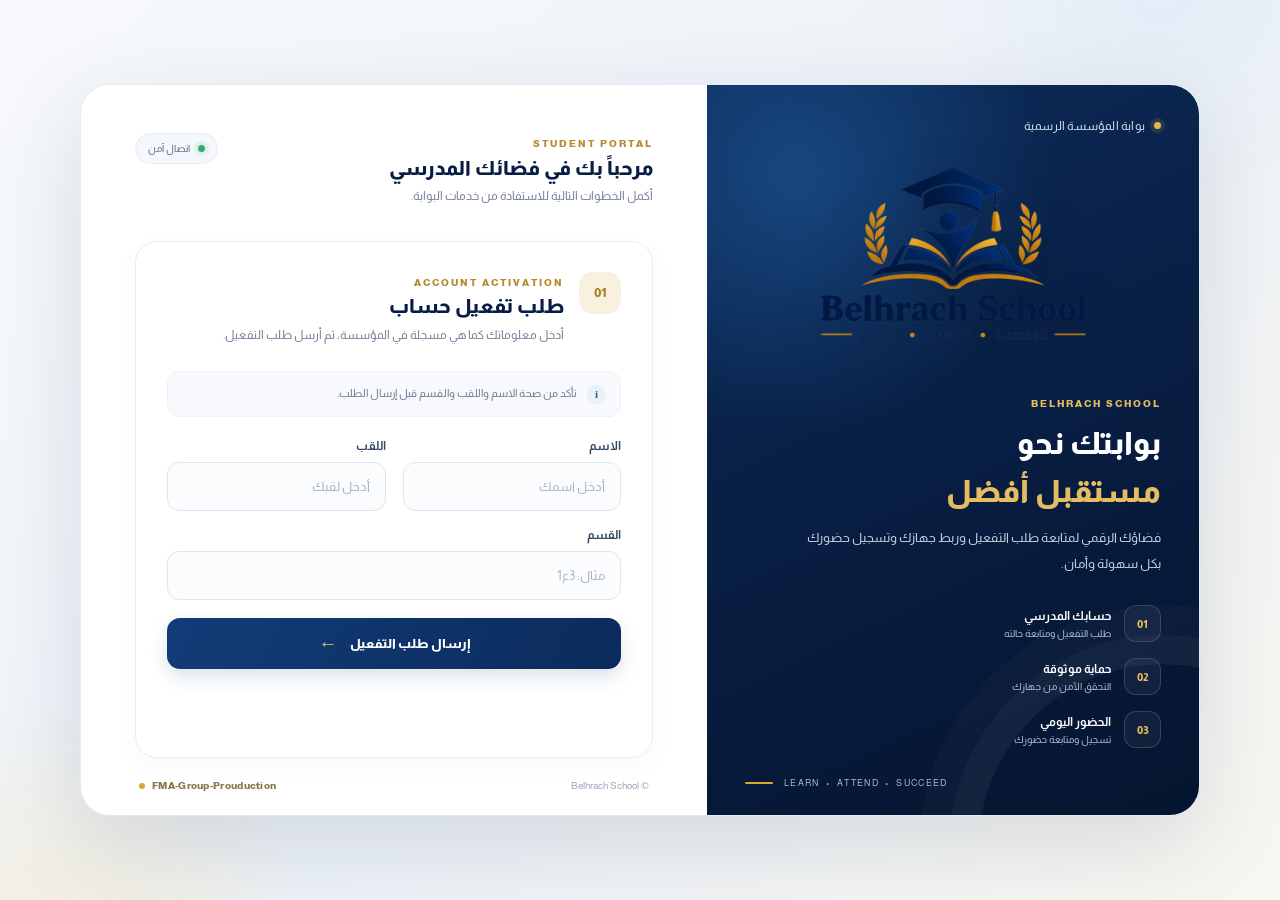
<file: Belhrach-School-Student/index.html>
<!doctype html>
<html lang="ar" dir="rtl">
<head>
  <meta charset="utf-8">
  <meta name="viewport" content="width=device-width, initial-scale=1">
  <meta name="description" content="بوابة التلاميذ - Belhrach School">
  <meta name="theme-color" content="#071d43">
  <title>Belhrach School | بوابة التلاميذ</title>
  <link rel="preconnect" href="https://fonts.googleapis.com">
  <link rel="preconnect" href="https://fonts.gstatic.com" crossorigin>
  <link href="https://fonts.googleapis.com/css2?family=Almarai:wght@400;500;600;700;800&display=swap" rel="stylesheet">
  <link rel="stylesheet" href="style.css">
</head>
<body>
  <div class="page-glow page-glow-one"></div>
  <div class="page-glow page-glow-two"></div>

  <main class="app-shell">
    <aside class="brand-panel">
      <div class="brand-topline">
        <span class="brand-dot"></span>
        <span>بوابة المؤسسة الرسمية</span>
      </div>

      <div class="logo-wrap">
        <img src="logo.png" alt="شعار Belhrach School" class="school-logo">
      </div>

      <div class="brand-copy">
        <span class="eyebrow">BELHRACH SCHOOL</span>
        <h1>بوابتك نحو<br><em>مستقبل أفضل</em></h1>
        <p>فضاؤك الرقمي لمتابعة طلب التفعيل وربط جهازك وتسجيل حضورك بكل سهولة وأمان.</p>
      </div>

      <div class="brand-features">
        <div class="feature">
          <span class="feature-icon">01</span>
          <span><b>حسابك المدرسي</b><small>طلب التفعيل ومتابعة حالته</small></span>
        </div>
        <div class="feature">
          <span class="feature-icon">02</span>
          <span><b>حماية موثوقة</b><small>التحقق الآمن من جهازك</small></span>
        </div>
        <div class="feature">
          <span class="feature-icon">03</span>
          <span><b>الحضور اليومي</b><small>تسجيل ومتابعة حضورك</small></span>
        </div>
      </div>

      <div class="brand-bottom">
        <span class="gold-line"></span>
        <span>LEARN&nbsp; • &nbsp;ATTEND&nbsp; • &nbsp;SUCCEED</span>
      </div>
    </aside>

    <section class="workspace">
      <header class="workspace-header">
        <div class="mobile-logo"><img src="logo.png" alt="Belhrach School"></div>
        <div>
          <span class="section-kicker">STUDENT PORTAL</span>
          <h2>مرحباً بك في فضائك المدرسي</h2>
          <p>أكمل الخطوات التالية للاستفادة من خدمات البوابة.</p>
        </div>
        <div class="secure-pill"><span></span> اتصال آمن</div>
      </header>

      <div class="content-card">
        <section id="formView">
          <div class="step-heading">
            <div class="step-number">01</div>
            <div>
              <span class="section-kicker">ACCOUNT ACTIVATION</span>
              <h2>طلب تفعيل حساب</h2>
              <p class="muted">أدخل معلوماتك كما هي مسجلة في المؤسسة، ثم أرسل طلب التفعيل.</p>
            </div>
          </div>

          <div class="notice">
            <span class="notice-icon">i</span>
            <span>تأكد من صحة الاسم واللقب والقسم قبل إرسال الطلب.</span>
          </div>

          <form id="requestForm">
            <div class="form-grid">
              <label for="firstName">
                <span>الاسم</span>
                <input id="firstName" name="firstName" type="text" maxlength="60" autocomplete="given-name" placeholder="أدخل اسمك" required>
              </label>
              <label for="lastName">
                <span>اللقب</span>
                <input id="lastName" name="lastName" type="text" maxlength="60" autocomplete="family-name" placeholder="أدخل لقبك" required>
              </label>
              <label for="className" class="full-field">
                <span>القسم</span>
                <input id="className" name="className" type="text" maxlength="40" placeholder="مثال: 3ع1" required>
              </label>
            </div>

            <button type="submit" id="submitBtn" class="primary-btn">
              <span>إرسال طلب التفعيل</span><span class="btn-arrow">←</span>
            </button>
          </form>

          <p id="message" class="message" role="status" aria-live="polite"></p>
        </section>

        <section id="statusView" hidden>
          <div class="step-heading">
            <div class="step-number">02</div>
            <div>
              <span class="section-kicker">REQUEST STATUS</span>
              <h2 id="statusTitle">تم إرسال طلبك</h2>
              <p id="statusText" class="muted">طلبك قيد المراجعة من الإدارة.</p>
            </div>
          </div>

          <div class="status-track" aria-hidden="true">
            <span class="track-node active"></span><span class="track-line"></span><span class="track-node"></span><span class="track-line"></span><span class="track-node"></span>
          </div>

          <p id="statusMessage" class="message" role="status" aria-live="polite"></p>

          <section class="device-card" aria-label="ربط الجهاز">
            <div class="mini-icon">⌁</div>
            <div class="device-copy">
              <h3>ربط جهازك الشخصي</h3>
              <p>اربط هذا الجهاز بحسابك لإتمام التحقق وتسجيل الحضور بأمان.</p>
            </div>
            <button type="button" id="registerDeviceBtn" class="primary-btn compact-btn" hidden>ربط هذا الجهاز</button>
          </section>

          <section id="attendancePanel" class="attendance-card" hidden aria-label="الحضور اليومي">
            <div class="attendance-head">
              <div>
                <span class="section-kicker">DAILY ATTENDANCE</span>
                <h2>الحضور اليومي</h2>
                <p class="muted">تحقق من هويتك باستخدام الجهاز المرتبط بحسابك لتسجيل حضورك.</p>
              </div>
              <div class="attendance-symbol">✓</div>
            </div>

            <div class="attendance-status-box">
              <span class="status-label">حالة اليوم</span>
              <strong id="attendanceStatus" aria-live="polite">جارٍ تحميل الحالة...</strong>
              <p id="attendanceDetails" class="muted"></p>
            </div>

            <button type="button" id="attendanceBtn" class="primary-btn">
              <span>تسجيل الحضور</span><span class="btn-arrow">←</span>
            </button>
            <button type="button" id="refreshAttendanceBtn" class="text-btn">↻ تحديث الحضور</button>
            <p id="attendanceMessage" class="message" role="status" aria-live="polite"></p>
          </section>

          <button type="button" id="refreshBtn" class="secondary-btn">↻ تحديث الحالة</button>
        </section>
      </div>

      <footer class="page-footer">
        <span>© Belhrach School</span>
        <span class="footer-credit"><i></i> FMA-Group-Prouduction</span>
      </footer>
    </section>
  </main>

  <script src="config.js"></script>
  <script type="module" src="app.js"></script>
</body>
</html>
</file>
<file: Belhrach-School-Student/style.css>
@import url('https://fonts.googleapis.com/css2?family=Almarai:wght@400;500;600;700;800&display=swap');

:root{
  font-family:'Almarai',Tahoma,Arial,sans-serif;
  color:#142744;
  background:#f3f6fb;
  font-synthesis:none;
  --navy:#071d43;
  --blue:#103b78;
  --blue-2:#174b91;
  --gold:#d9a62e;
  --gold-light:#f4df9f;
  --ink:#142744;
  --muted:#718096;
  --line:#e5ebf3;
}
*{box-sizing:border-box}
[hidden]{display:none!important}
body{
  min-height:100vh;margin:0;padding:38px 22px;display:grid;place-items:center;
  background:linear-gradient(135deg,#f7f9fc 0%,#edf2f8 55%,#f8f6f0 100%);
  position:relative;overflow-x:hidden
}
.page-glow{position:fixed;pointer-events:none;border-radius:50%;filter:blur(2px);opacity:.55}
.page-glow-one{width:440px;height:440px;top:-230px;right:-100px;background:radial-gradient(circle,#dce8f7,transparent 70%)}
.page-glow-two{width:500px;height:500px;bottom:-300px;left:-180px;background:radial-gradient(circle,#f5e8c6,transparent 70%)}
.app-shell{
  width:min(1120px,100%);min-height:720px;display:grid;grid-template-columns:.88fr 1.12fr;
  background:#fff;border:1px solid #e6ebf2;border-radius:30px;overflow:hidden;
  box-shadow:0 28px 90px rgba(17,39,72,.13);position:relative;z-index:1
}
.brand-panel{
  background:radial-gradient(circle at 18% 12%,#17477f 0,transparent 34%),linear-gradient(155deg,#0c2b59 0%,#071a3b 68%,#06152f 100%);
  color:#fff;padding:34px 38px 27px;display:flex;flex-direction:column;position:relative;overflow:hidden
}
.brand-panel:after{content:"";position:absolute;width:370px;height:370px;border:1px solid #ffffff12;border-radius:50%;bottom:-220px;right:-150px;box-shadow:0 0 0 28px #ffffff08,0 0 0 58px #ffffff05}
.brand-topline{display:flex;align-items:center;gap:9px;color:#d4dfef;font-size:12px;letter-spacing:.2px}
.brand-dot,.secure-pill span{width:7px;height:7px;border-radius:50%;background:#e1b64d;box-shadow:0 0 0 4px #e1b64d20}
.logo-wrap{height:245px;display:grid;place-items:center;margin:10px 0 0}
.school-logo{width:min(100%,330px);height:235px;object-fit:contain;filter:drop-shadow(0 12px 24px #0003)}
.brand-copy{margin-top:5px}
.eyebrow,.section-kicker{font-size:10px;font-weight:800;letter-spacing:2px;color:#b68a2d}
.brand-copy .eyebrow{color:#e5bd61}
.brand-copy h1{font-size:31px;line-height:1.55;margin:10px 0 9px;font-weight:800}
.brand-copy h1 em{font-style:normal;color:#e5bd61}
.brand-copy p{font-size:13px;line-height:2;color:#c2d0e2;margin:0;max-width:360px}
.brand-features{display:grid;gap:16px;margin-top:28px}
.feature{display:flex;align-items:center;gap:13px}
.feature-icon{width:37px;height:37px;border:1px solid #ffffff26;background:#ffffff0c;border-radius:12px;display:grid;place-items:center;color:#e7bd5d;font-size:11px;font-weight:800;direction:ltr}
.feature b,.feature small{display:block}
.feature b{font-size:12px;margin-bottom:5px}
.feature small{font-size:10px;color:#aebed3}
.brand-bottom{margin-top:auto;padding-top:30px;display:flex;align-items:center;gap:11px;color:#aabbd1;font-size:9px;letter-spacing:1.3px;direction:ltr}
.gold-line{height:2px;width:28px;background:#d9a62e;border-radius:4px}
.workspace{padding:48px 54px 24px;display:flex;flex-direction:column;min-width:0}
.workspace-header{display:flex;align-items:flex-start;justify-content:space-between;gap:20px;margin-bottom:33px}
.workspace-header h2{font-size:20px;margin:7px 0 7px;color:var(--navy);font-weight:800}
.workspace-header p{font-size:12px;color:var(--muted);margin:0;line-height:1.8}
.secure-pill{white-space:nowrap;display:flex;align-items:center;gap:8px;padding:9px 12px;background:#f4f7fb;border:1px solid #e8edf4;border-radius:30px;color:#54708e;font-size:10px}
.secure-pill span{background:#39a878;box-shadow:0 0 0 4px #39a87818}
.mobile-logo{display:none}
.content-card{border:1px solid #e8edf4;border-radius:22px;padding:30px 31px;background:#fff;box-shadow:0 9px 28px #17365d08;flex:1}
.step-heading{display:flex;align-items:flex-start;gap:15px}
.step-number{width:42px;height:42px;flex:0 0 42px;border-radius:14px;background:#f8f1df;color:#a77b1e;display:grid;place-items:center;font-size:13px;font-weight:800;direction:ltr}
.step-heading h2,.attendance-head h2{font-size:20px;color:var(--navy);margin:6px 0 7px;font-weight:800}
.muted{font-size:12px;color:var(--muted);line-height:1.9;margin:0}
.notice{display:flex;align-items:center;gap:10px;padding:12px 14px;margin:25px 0 22px;background:#f8f9fc;border:1px solid #edf0f5;border-radius:12px;color:#697b92;font-size:11px;line-height:1.8}
.notice-icon{width:19px;height:19px;flex:0 0 19px;display:grid;place-items:center;border-radius:50%;background:#eaf0f8;color:#315b8b;font-weight:800;font-family:serif}
form{display:grid;gap:18px}
.form-grid{display:grid;grid-template-columns:1fr 1fr;gap:17px}
label{display:grid;gap:9px;color:#344761;font-size:12px;font-weight:700}
.full-field{grid-column:1/-1}
input{width:100%;height:49px;padding:0 15px;border:1px solid #dfe6ef;border-radius:12px;background:#fbfcfe;color:#172b48;font:500 13px 'Almarai',Tahoma,sans-serif;outline:none;transition:border .2s,box-shadow .2s,background .2s}
input::placeholder{color:#aab5c4;font-weight:400}
input:focus{border-color:#b48a35;background:#fff;box-shadow:0 0 0 4px #d9a62e20}
button{font-family:'Almarai',Tahoma,sans-serif;cursor:pointer;transition:transform .18s,box-shadow .18s,background .18s,border-color .18s}
button:disabled{opacity:.62;cursor:wait;transform:none!important;box-shadow:none!important}
.primary-btn{width:100%;min-height:51px;padding:12px 17px;border:0;border-radius:13px;background:linear-gradient(110deg,#123c78,#0b2b5c);color:#fff;display:flex;align-items:center;justify-content:center;gap:12px;font-size:13px;font-weight:800;box-shadow:0 8px 18px #123c7825}
.primary-btn:hover:not(:disabled){background:linear-gradient(110deg,#1a4b8e,#10356e);transform:translateY(-2px);box-shadow:0 12px 22px #123c7830}
.btn-arrow{font-size:19px;color:#e7bf66;line-height:1}
.message{min-height:20px;margin:12px 0 0;color:#a77b1e;font-size:11px;line-height:1.9}
.page-footer{display:flex;justify-content:space-between;align-items:center;gap:12px;padding:22px 4px 0;color:#9aa7b7;font-size:10px}
.footer-credit{display:flex;align-items:center;gap:7px;color:#8b7549;font-weight:800;letter-spacing:.3px;direction:ltr}
.footer-credit i{width:6px;height:6px;border-radius:50%;background:#d9a62e}
.status-track{display:flex;align-items:center;gap:8px;margin:25px 0 16px;padding:0 5px}
.track-node{width:9px;height:9px;border:2px solid #d8e0ea;border-radius:50%;background:#fff}
.track-node.active{border-color:#d2a23d;background:#d2a23d;box-shadow:0 0 0 4px #d2a23d20}
.track-line{height:2px;width:45px;background:#e8edf3}
.device-card{margin:19px 0 20px;padding:17px;display:flex;align-items:center;gap:13px;background:#f8fafc;border:1px solid #e9eef5;border-radius:15px;flex-wrap:wrap}
.mini-icon{width:40px;height:40px;flex:0 0 40px;border-radius:12px;background:#edf2f9;color:#204a80;display:grid;place-items:center;font-size:23px}
.device-copy{flex:1;min-width:150px}
.device-copy h3{margin:0 0 5px;font-size:12px;color:#1b3558}
.device-copy p{margin:0;color:#8391a4;font-size:10px;line-height:1.8}
.compact-btn{width:auto;min-height:39px;padding:9px 14px;font-size:11px}
.attendance-card{padding:20px;border:1px solid #e8edf4;border-radius:17px;background:linear-gradient(145deg,#fff,#fbfcfe);margin:20px 0}
.attendance-head{display:flex;justify-content:space-between;gap:15px;align-items:flex-start}
.attendance-head h2{font-size:17px}
.attendance-symbol{width:38px;height:38px;border-radius:12px;background:#f8f1df;color:#b4872e;display:grid;place-items:center;font-size:18px;font-weight:800}
.attendance-status-box{margin:17px 0;padding:15px;background:#f7f9fc;border-radius:12px;border:1px solid #edf1f6}
.status-label{display:block;font-size:10px;color:#8a98aa;margin-bottom:8px}
#attendanceStatus{display:block;color:#173d70;font-size:14px}
#attendanceDetails{margin-top:6px;font-size:10px}
.text-btn,.secondary-btn{border:1px solid #e2e9f1;background:#fff;color:#526984;border-radius:11px;font-size:11px;font-weight:700}
.text-btn{display:block;margin:10px auto 0;padding:9px 15px}
.text-btn:hover,.secondary-btn:hover{background:#f5f8fc;border-color:#cbd8e7}
.secondary-btn{width:100%;padding:12px;margin-top:8px}
#attendanceMessage{margin-bottom:0}
@media(max-width:900px){
  body{padding:20px 14px}
  .app-shell{max-width:650px;grid-template-columns:1fr;min-height:0}
  .brand-panel{padding:22px 28px 20px}
  .brand-topline{justify-content:center}
  .logo-wrap{height:170px;margin:0}
  .school-logo{height:170px;width:260px}
  .brand-copy{text-align:center}
  .brand-copy h1{font-size:25px}
  .brand-copy p{margin:auto}
  .brand-features{grid-template-columns:repeat(3,1fr);gap:10px;margin-top:20px}
  .feature{align-items:flex-start;gap:8px}
  .feature-icon{width:30px;height:30px;flex-basis:30px;border-radius:9px}
  .feature b{font-size:10px}
  .feature small{font-size:9px;line-height:1.6}
  .brand-bottom{justify-content:center;padding-top:20px}
  .workspace{padding:30px 28px 22px}
}
@media(max-width:560px){
  body{padding:0;background:#f3f6fb}
  .app-shell{border:0;border-radius:0;box-shadow:none;min-height:100vh}
  .brand-panel{padding:17px 20px 16px}
  .brand-topline{font-size:10px}
  .logo-wrap{height:132px}
  .school-logo{height:138px;width:220px}
  .brand-copy h1{font-size:21px;margin:4px 0}
  .brand-copy p{font-size:10px;line-height:1.8}
  .brand-features{margin-top:15px}
  .feature{gap:6px}
  .feature-icon{display:none}
  .feature b{font-size:9px}
  .feature small{font-size:8px}
  .brand-bottom{font-size:8px;padding-top:14px}
  .workspace{padding:25px 17px 18px}
  .workspace-header{margin-bottom:20px;align-items:center}
  .workspace-header h2{font-size:16px}
  .workspace-header p{font-size:10px}
  .secure-pill{font-size:0;padding:10px}
  .secure-pill span{width:8px;height:8px}
  .content-card{padding:22px 17px;border-radius:18px}
  .step-heading{gap:11px}
  .step-number{width:36px;height:36px;flex-basis:36px;border-radius:11px}
  .step-heading h2{font-size:17px}
  .muted{font-size:10px}
  .notice{font-size:10px;margin:20px 0}
  .form-grid{grid-template-columns:1fr;gap:14px}
  .full-field{grid-column:auto}
  input{height:47px}
  .primary-btn{font-size:12px}
  .page-footer{font-size:9px;padding-top:17px}
  .device-card{align-items:flex-start}
  .compact-btn{width:100%}
  .attendance-card{padding:15px}
}
</file>
